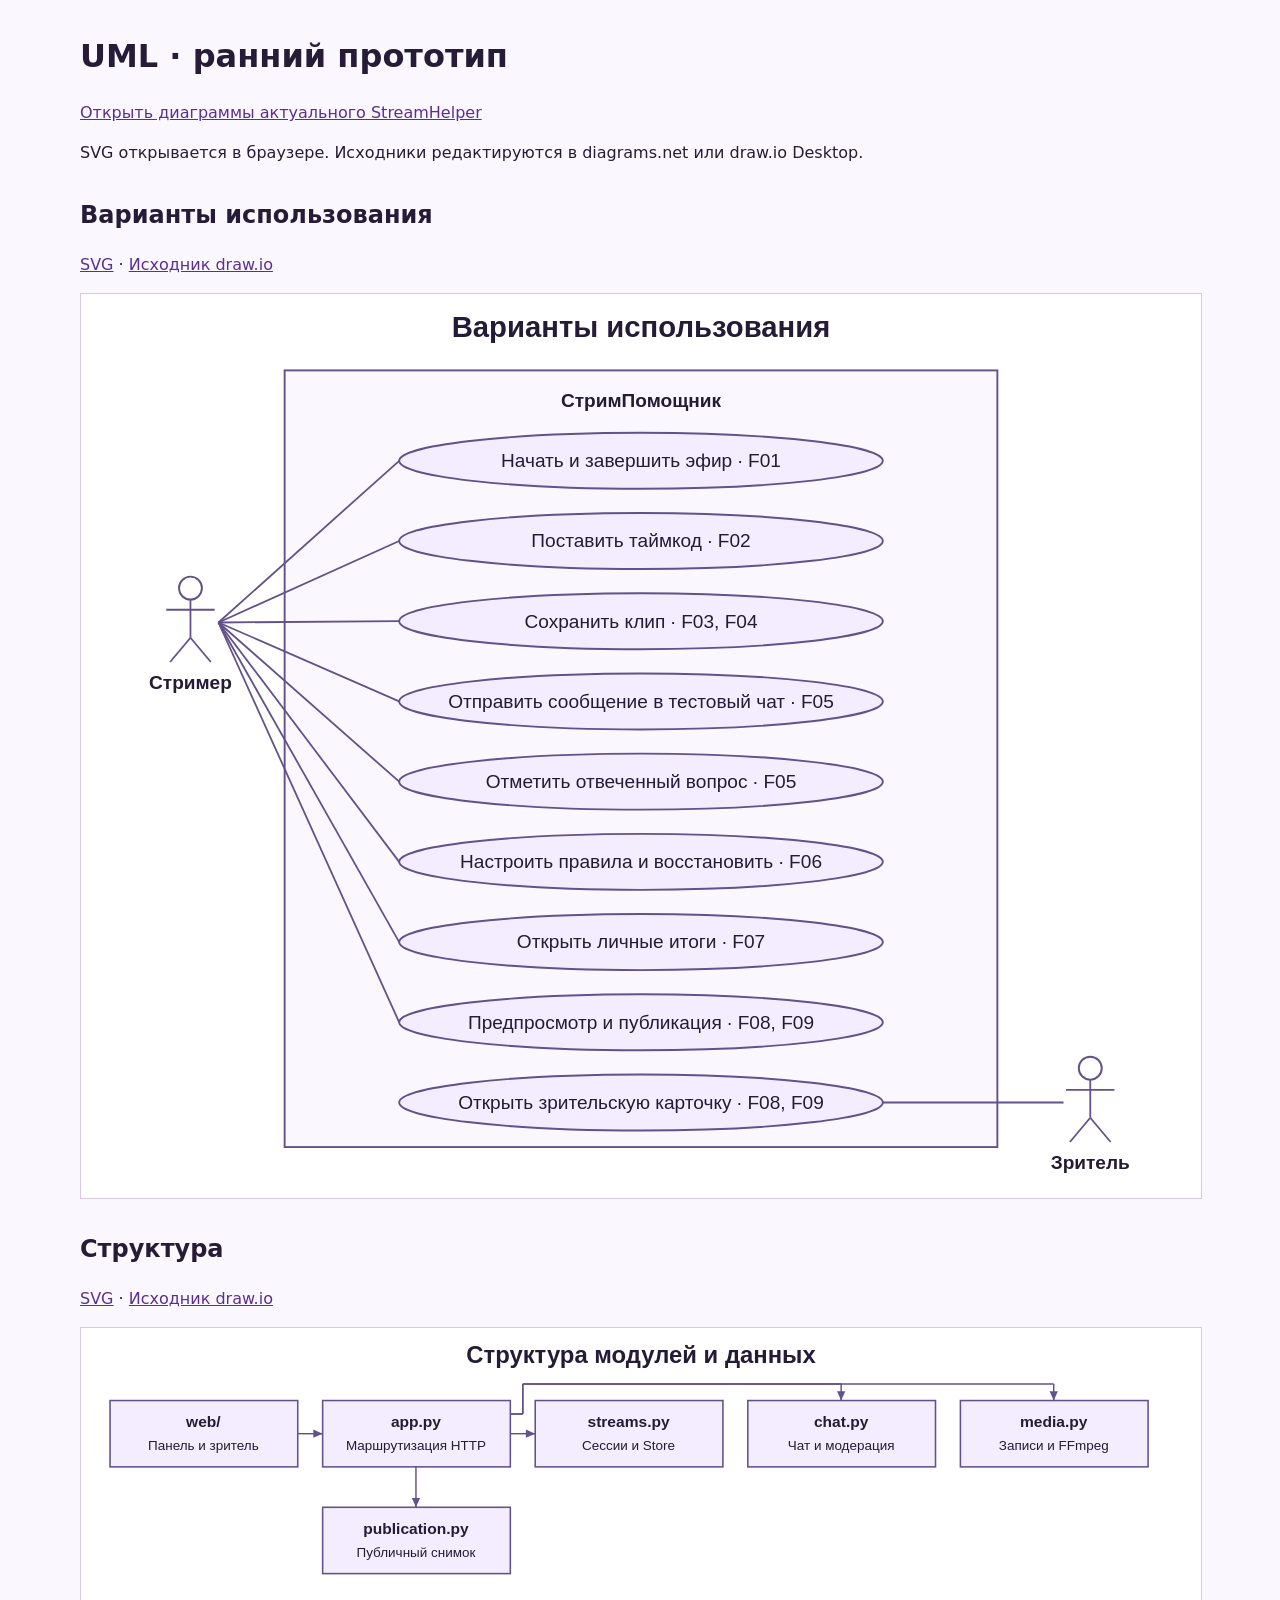
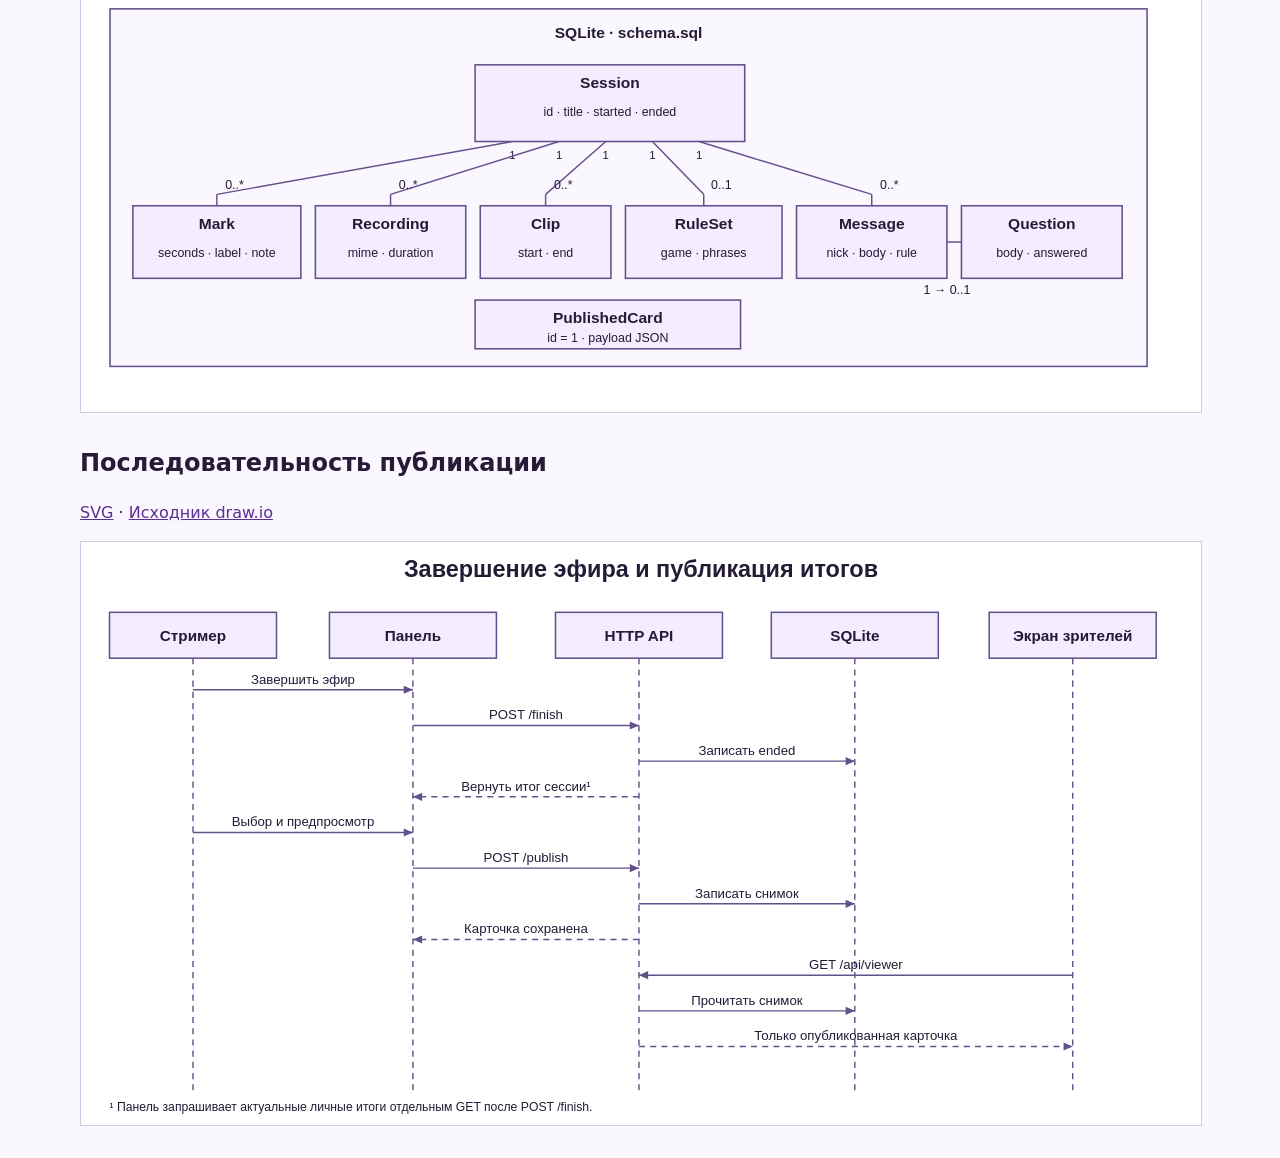
<file: docs/uml/index.html>
<!doctype html>
<html lang="ru"><head><meta charset="utf-8"><meta name="viewport" content="width=device-width, initial-scale=1">
<title>UML · СтримПомощник</title>
<style>body{max-width:70rem;margin:2rem auto;padding:0 1rem;font:16px/1.5 system-ui;color:#261c37;background:#faf7ff}section{margin:2rem 0}img{display:block;width:100%;height:auto;border:1px solid #d6c9e8;background:white}a{color:#5c2e90}</style>
</head><body><h1>UML · ранний прототип</h1>
<p><a href="current.html">Открыть диаграммы актуального StreamHelper</a></p>
<p>SVG открывается в браузере. Исходники редактируются в diagrams.net или draw.io Desktop.</p>
<section><h2>Варианты использования</h2><p><a href="use-cases.svg">SVG</a> · <a href="use-cases.drawio" download>Исходник draw.io</a></p><img src="use-cases.svg" alt="Роли стримера и зрителя и связанные сценарии"></section>
<section><h2>Структура</h2><p><a href="structure.svg">SVG</a> · <a href="structure.drawio" download>Исходник draw.io</a></p><img src="structure.svg" alt="Модули проекта, таблицы и связи данных"></section>
<section><h2>Последовательность публикации</h2><p><a href="publication.svg">SVG</a> · <a href="publication.drawio" download>Исходник draw.io</a></p><img src="publication.svg" alt="Обмен сообщениями при завершении эфира и публикации карточки"></section>
</body></html>
</file>
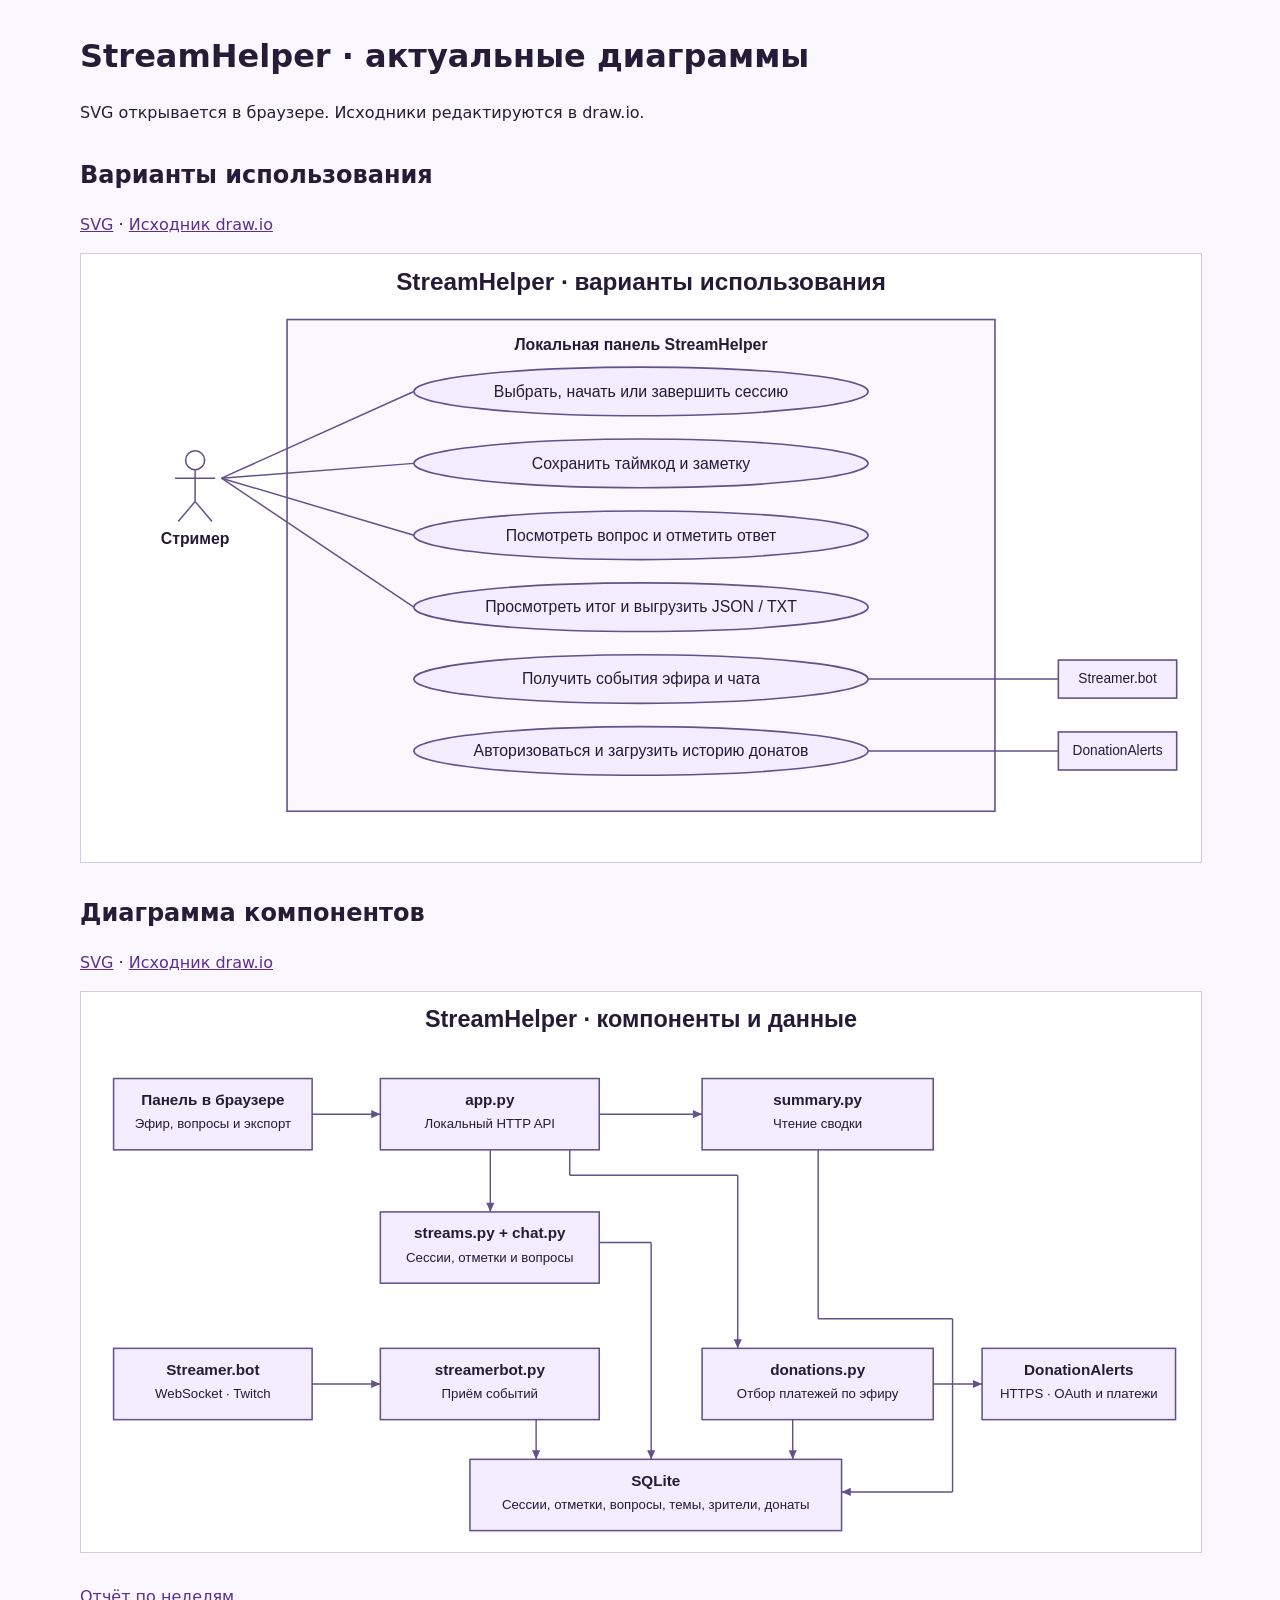
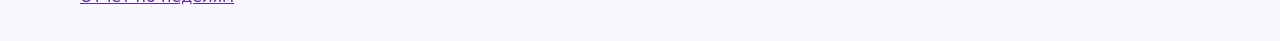
<file: docs/uml/current.html>
<!doctype html>
<html lang="ru"><head><meta charset="utf-8"><meta name="viewport" content="width=device-width, initial-scale=1">
<title>StreamHelper · актуальные UML</title>
<style>body{max-width:70rem;margin:2rem auto;padding:0 1rem;font:16px/1.5 system-ui;color:#261c37;background:#faf7ff}section{margin:2rem 0}img{display:block;width:100%;height:auto;border:1px solid #d6c9e8;background:white}a{color:#5c2e90}</style></head>
<body><h1>StreamHelper · актуальные диаграммы</h1>
<p>SVG открывается в браузере. Исходники редактируются в draw.io.</p>
<section><h2>Варианты использования</h2>
<p><a href="current-use-cases.svg">SVG</a> · <a href="current-use-cases.drawio" download>Исходник draw.io</a></p>
<img src="current-use-cases.svg" alt="Действия стримера и обмен данными с внешними сервисами"></section>
<section><h2>Диаграмма компонентов</h2>
<p><a href="current-components.svg">SVG</a> · <a href="current-components.drawio" download>Исходник draw.io</a></p>
<img src="current-components.svg" alt="Связи панели, локального сервера, SQLite, Streamer.bot и DonationAlerts"></section>
<p><a href="../weekly-report.md">Отчёт по неделям</a></p>
</body></html>
</file>
